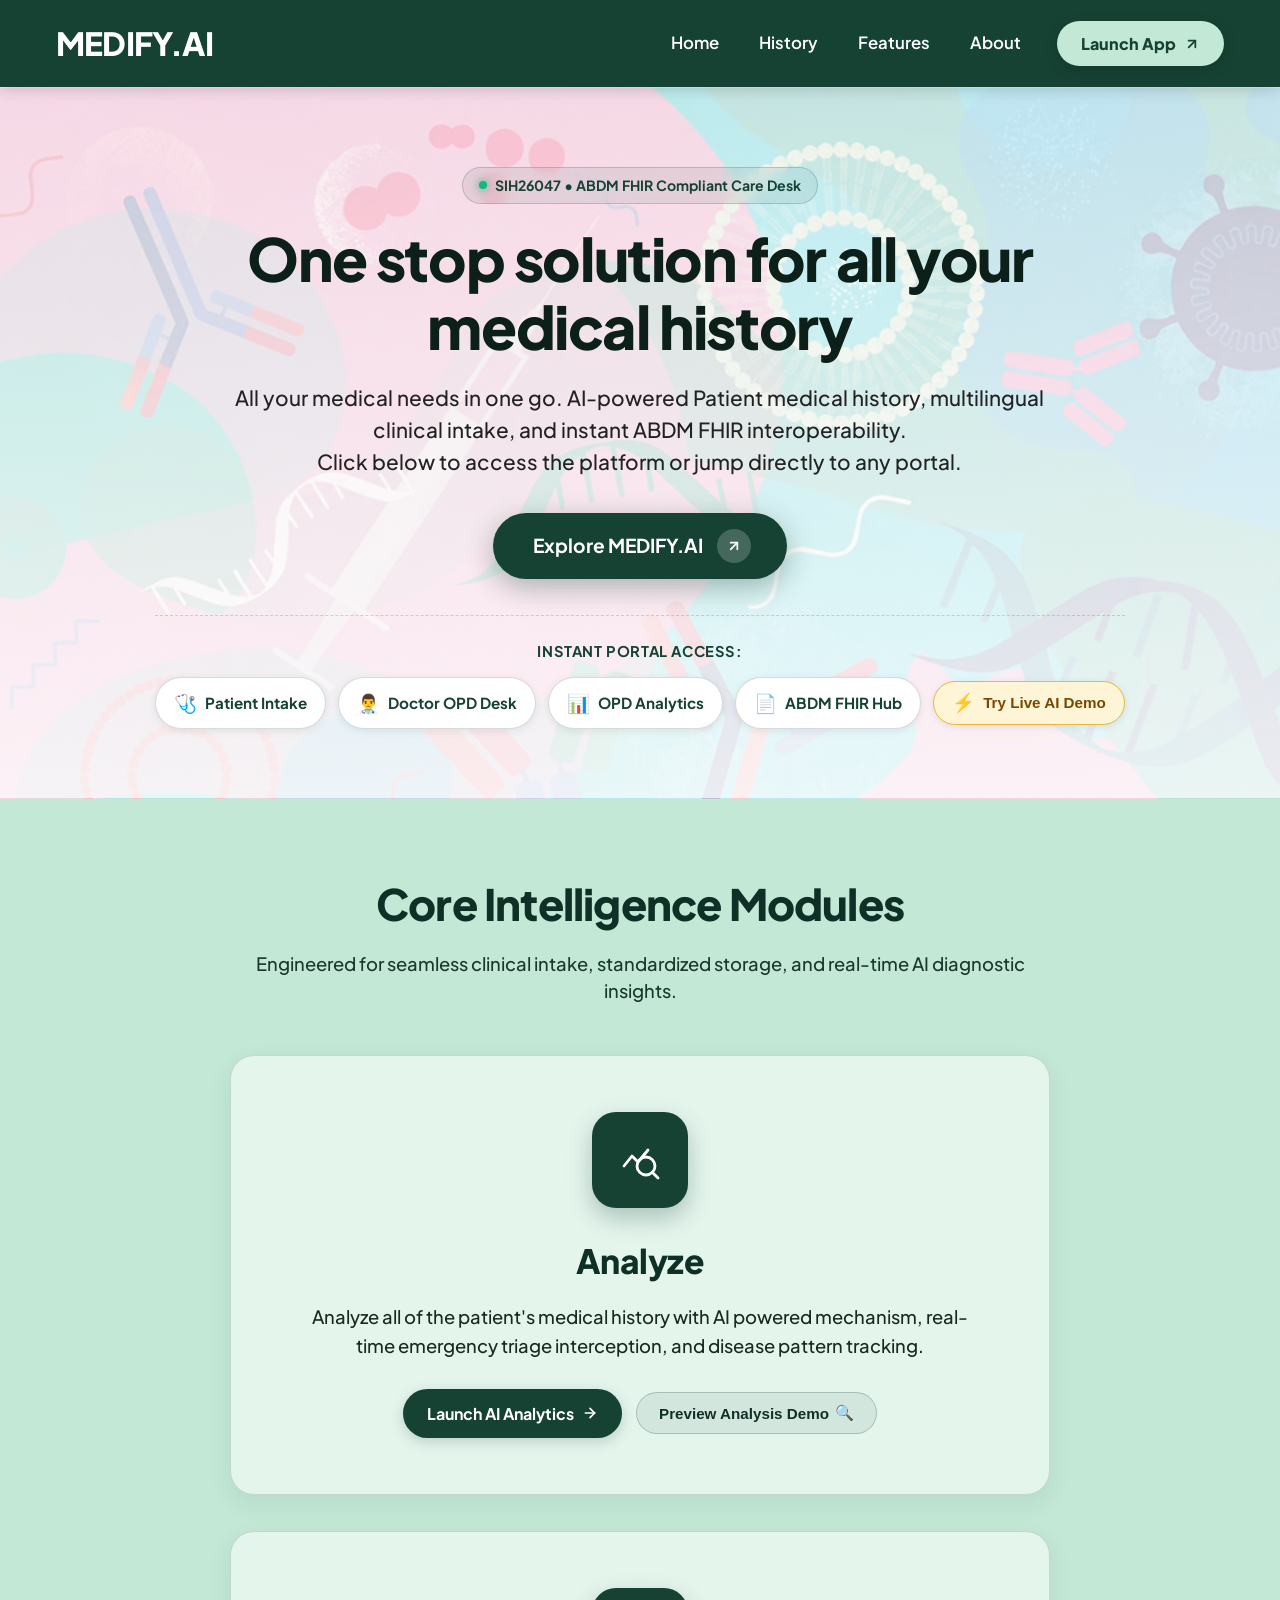
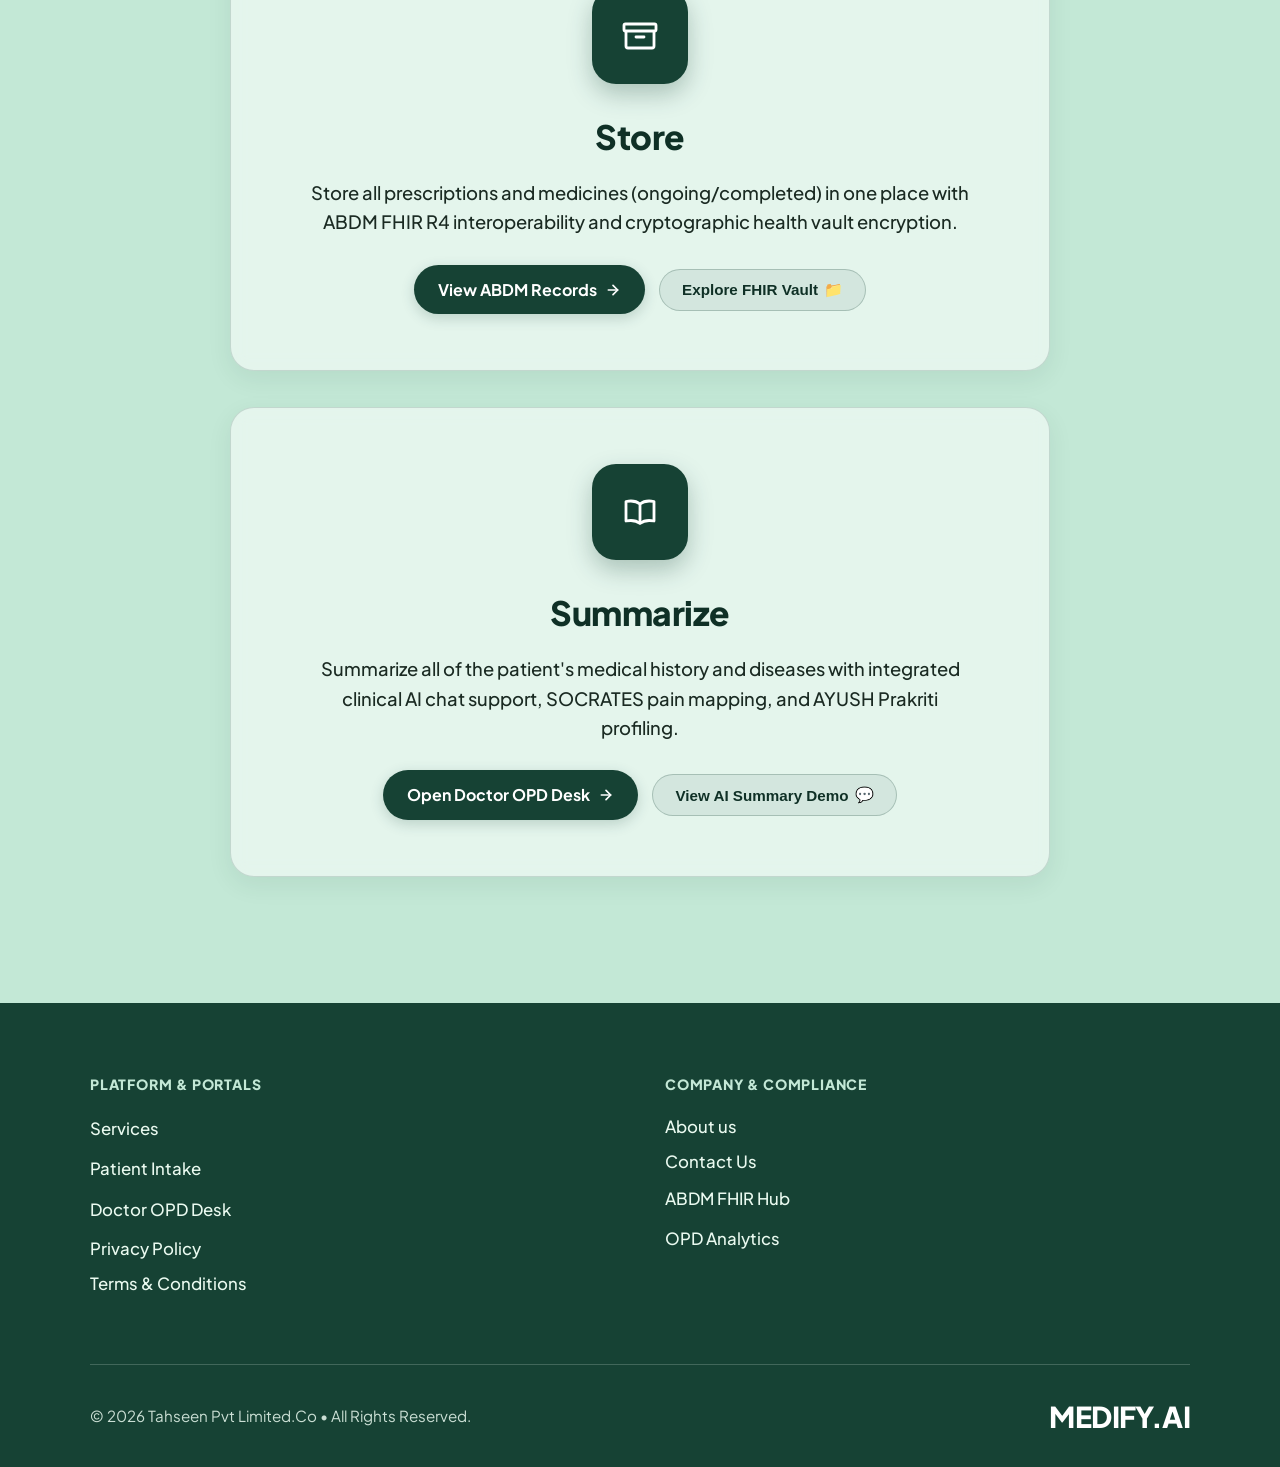
<file: frontend/index.html>
<!DOCTYPE html>
<html lang="en">
<head>
  <meta charset="UTF-8">
  <meta name="viewport" content="width=device-width, initial-scale=1.0">
  <title>Medify.AI - AI Powered Patient Medical History & Clinical Intake</title>
  <meta name="description" content="One stop solution for all your medical history. AI powered patient medical history, prescriptions storage, ABDM FHIR records, and clinical analysis.">
  <link rel="preconnect" href="https://fonts.googleapis.com">
  <link rel="preconnect" href="https://fonts.gstatic.com" crossorigin>
  <link href="https://fonts.googleapis.com/css2?family=Plus+Jakarta+Sans:wght@400;500;600;700;800;900&family=Fira+Code:wght@400;500&display=swap" rel="stylesheet">
  <link rel="stylesheet" href="style.css">
</head>
<body>

  <!-- ========================================================================= -->
  <!-- NAVBAR -->
  <!-- ========================================================================= -->
  <header class="navbar" id="siteNavbar">
    <a href="index.html" class="logo" id="navLogo" aria-label="Medify.AI Home">MEDIFY.AI</a>
    <nav class="nav-links" id="navLinks">
      <a href="index.html" class="nav-link-item" id="navHome">Home</a>
      <a href="app.html?role=doctor" class="nav-link-item" id="navHistory" title="View Patient Medical History & OPD Records">History</a>
      <a href="#features" class="nav-link-item" id="navFeatures">Features</a>
      <a href="#about" class="nav-link-item" id="navAbout">About</a>
      <a href="app.html" class="nav-cta-btn" id="navLaunchAppBtn" title="Launch Medify.AI Clinical Platform">
        <span>Launch App</span>
        <span class="nav-arrow" aria-hidden="true">
          <svg viewBox="0 0 24 24" width="16" height="16" fill="none" stroke="currentColor" stroke-width="2.6" stroke-linecap="round" stroke-linejoin="round"><line x1="7" y1="17" x2="17" y2="7"></line><polyline points="7 7 17 7 17 17"></polyline></svg>
        </span>
      </a>
    </nav>
    <button class="menu-btn" id="menuToggleBtn" aria-label="Open mobile menu" aria-expanded="false" aria-controls="navLinks">
      <span></span>
      <span></span>
      <span></span>
    </button>
  </header>

  <!-- ========================================================================= -->
  <!-- HERO SECTION -->
  <!-- ========================================================================= -->
  <section class="hero" id="hero">
    <div class="hero-content">
      <div class="hero-badge">
        <span class="badge-dot"></span>
        <span>SIH26047 &bull; ABDM FHIR Compliant Care Desk</span>
      </div>

      <h1>One stop solution for all your<br>medical history</h1>
      <p>All your medical needs in one go. AI-powered Patient medical history, multilingual clinical intake, and instant ABDM FHIR interoperability.<br>Click below to access the platform or jump directly to any portal.</p>
      
      <div class="hero-actions-wrapper">
        <a href="app.html" class="hero-btn" id="heroCtaBtn" title="Launch Full Medify.AI Application">
          <span>Explore MEDIFY.AI</span>
          <span class="hero-arrow-circle" aria-hidden="true">
            <svg viewBox="0 0 24 24" width="16" height="16" fill="none" stroke="currentColor" stroke-width="2.6" stroke-linecap="round" stroke-linejoin="round"><line x1="7" y1="17" x2="17" y2="7"></line><polyline points="7 7 17 7 17 17"></polyline></svg>
          </span>
        </a>
      </div>

      <!-- Quick Access Portal Launchers -->
      <div class="hero-portals">
        <span class="portals-label">Instant Portal Access:</span>
        <div class="portal-pills-grid">
          <a href="app.html?role=kiosk" class="portal-pill" id="pillKiosk" title="Launch Patient Intake Kiosk">
            <span class="pill-emoji">🩺</span>
            <span class="pill-text">Patient Intake</span>
          </a>
          <a href="app.html?role=doctor" class="portal-pill" id="pillDoctor" title="Launch Doctor OPD Desk">
            <span class="pill-emoji">👨‍⚕️</span>
            <span class="pill-text">Doctor OPD Desk</span>
          </a>
          <a href="app.html?role=analytics" class="portal-pill" id="pillAnalytics" title="Launch OPD Analytics">
            <span class="pill-emoji">📊</span>
            <span class="pill-text">OPD Analytics</span>
          </a>
          <a href="app.html?role=fhir" class="portal-pill" id="pillFhir" title="Launch ABDM FHIR Hub">
            <span class="pill-emoji">📄</span>
            <span class="pill-text">ABDM FHIR Hub</span>
          </a>
          <button type="button" class="portal-pill pill-demo" id="pillLiveDemo" title="Try Live AI Symptom Simulator">
            <span class="pill-emoji">⚡</span>
            <span class="pill-text">Try Live AI Demo</span>
          </button>
        </div>
      </div>
    </div>
  </section>

  <!-- ========================================================================= -->
  <!-- FEATURES SECTION -->
  <!-- ========================================================================= -->
  <section class="features" id="features">
    <div class="features-header">
      <h2 class="section-title">Core Intelligence Modules</h2>
      <p class="section-subtitle">Engineered for seamless clinical intake, standardized storage, and real-time AI diagnostic insights.</p>
    </div>

    <!-- Feature 1: Analyze -->
    <div class="feature-row" id="featureAnalyze">
      <div class="feature-icon" aria-hidden="true">
        <svg viewBox="0 0 48 48" fill="none" xmlns="http://www.w3.org/2000/svg">
          <path d="M8 30 L16 20 L22 26 L32 14" stroke="#ffffff" stroke-width="2.8" stroke-linecap="round" stroke-linejoin="round"/>
          <circle cx="30" cy="30" r="9" stroke="#ffffff" stroke-width="2.8"/>
          <line x1="36.5" y1="36.5" x2="42" y2="42" stroke="#ffffff" stroke-width="2.8" stroke-linecap="round"/>
        </svg>
      </div>
      <h2>Analyze</h2>
      <p>Analyze all of the patient's medical history with AI powered mechanism, real-time emergency triage interception, and disease pattern tracking.</p>
      
      <div class="feature-buttons-group">
        <a href="app.html?role=analytics" class="feature-action-btn" id="btnFeatureAnalyzeApp" title="Open OPD Analytics Portal">
          <span>Launch AI Analytics</span>
          <svg viewBox="0 0 24 24" width="16" height="16" fill="none" stroke="currentColor" stroke-width="2.5" stroke-linecap="round" stroke-linejoin="round"><line x1="5" y1="12" x2="19" y2="12"></line><polyline points="12 5 19 12 12 19"></polyline></svg>
        </a>
        <button type="button" class="feature-demo-btn" id="btnFeatureAnalyzeDemo" data-feature="analyze" title="Preview AI Analytics & Triage Demo">
          <span>Preview Analysis Demo</span>
          <span class="btn-subicon">🔍</span>
        </button>
      </div>
    </div>

    <!-- Feature 2: Store -->
    <div class="feature-row" id="featureStore">
      <div class="feature-icon" aria-hidden="true">
        <svg viewBox="0 0 48 48" fill="none" xmlns="http://www.w3.org/2000/svg">
          <rect x="8" y="12" width="32" height="7" rx="1.5" stroke="#ffffff" stroke-width="2.8" stroke-linejoin="round"/>
          <path d="M10 19 L10 34 A2 2 0 0 0 12 36 L36 36 A2 2 0 0 0 38 34 L38 19" stroke="#ffffff" stroke-width="2.8" stroke-linejoin="round"/>
          <line x1="20" y1="25" x2="28" y2="25" stroke="#ffffff" stroke-width="2.8" stroke-linecap="round"/>
        </svg>
      </div>
      <h2>Store</h2>
      <p>Store all prescriptions and medicines (ongoing/completed) in one place with ABDM FHIR R4 interoperability and cryptographic health vault encryption.</p>
      
      <div class="feature-buttons-group">
        <a href="app.html?role=fhir" class="feature-action-btn" id="btnFeatureStoreApp" title="Open ABDM FHIR Records Hub">
          <span>View ABDM Records</span>
          <svg viewBox="0 0 24 24" width="16" height="16" fill="none" stroke="currentColor" stroke-width="2.5" stroke-linecap="round" stroke-linejoin="round"><line x1="5" y1="12" x2="19" y2="12"></line><polyline points="12 5 19 12 12 19"></polyline></svg>
        </a>
        <button type="button" class="feature-demo-btn" id="btnFeatureStoreDemo" data-feature="store" title="Explore ABDM FHIR Payload Storage">
          <span>Explore FHIR Vault</span>
          <span class="btn-subicon">📁</span>
        </button>
      </div>
    </div>

    <!-- Feature 3: Summarize -->
    <div class="feature-row" id="featureSummarize">
      <div class="feature-icon" aria-hidden="true">
        <svg viewBox="0 0 48 48" fill="none" xmlns="http://www.w3.org/2000/svg">
          <path d="M24 16 C21 13.5 15 12.5 10 13.5 L10 33 C15 32 21 33 24 35.5 C27 33 33 32 38 33 L38 13.5 C33 12.5 27 13.5 24 16 Z" stroke="#ffffff" stroke-width="2.8" stroke-linejoin="round"/>
          <line x1="24" y1="16" x2="24" y2="35.5" stroke="#ffffff" stroke-width="2.8"/>
        </svg>
      </div>
      <h2>Summarize</h2>
      <p>Summarize all of the patient's medical history and diseases with integrated clinical AI chat support, SOCRATES pain mapping, and AYUSH Prakriti profiling.</p>
      
      <div class="feature-buttons-group">
        <a href="app.html?role=doctor" class="feature-action-btn" id="btnFeatureSummarizeApp" title="Open Doctor OPD Clinical Desk">
          <span>Open Doctor OPD Desk</span>
          <svg viewBox="0 0 24 24" width="16" height="16" fill="none" stroke="currentColor" stroke-width="2.5" stroke-linecap="round" stroke-linejoin="round"><line x1="5" y1="12" x2="19" y2="12"></line><polyline points="12 5 19 12 12 19"></polyline></svg>
        </a>
        <button type="button" class="feature-demo-btn" id="btnFeatureSummarizeDemo" data-feature="summarize" title="Preview Doctor AI Summary & SOCRATES Chat">
          <span>View AI Summary Demo</span>
          <span class="btn-subicon">💬</span>
        </button>
      </div>
    </div>

  </section>

  <!-- ========================================================================= -->
  <!-- FOOTER -->
  <!-- ========================================================================= -->
  <footer class="site-footer" id="about">
    <div class="footer-links">
      <div class="footer-col">
        <h4 class="footer-col-title">Platform &amp; Portals</h4>
        <a href="#features" id="footerServicesLink">Services</a>
        <a href="app.html?role=kiosk" id="footerKioskLink">Patient Intake</a>
        <a href="app.html?role=doctor" id="footerDoctorLink">Doctor OPD Desk</a>
        <button type="button" class="footer-link-btn" id="footerPrivacyBtn" aria-label="Read Privacy Policy">Privacy Policy</button>
        <button type="button" class="footer-link-btn" id="footerTermsBtn" aria-label="Read Terms and Conditions">Terms &amp; Conditions</button>
      </div>
      <div class="footer-col">
        <h4 class="footer-col-title">Company &amp; Compliance</h4>
        <button type="button" class="footer-link-btn" id="footerAboutBtn" aria-label="About Medify.AI">About us</button>
        <button type="button" class="footer-link-btn" id="footerContactBtn" aria-label="Contact Medify.AI Team">Contact Us</button>
        <a href="app.html?role=fhir" id="footerFhirLink">ABDM FHIR Hub</a>
        <a href="app.html?role=analytics" id="footerAnalyticsLink">OPD Analytics</a>
      </div>
    </div>

    <div class="footer-bottom">
      <span class="footer-credit">&copy; 2026 Tahseen Pvt Limited.Co &bull; All Rights Reserved.</span>
      <span class="footer-logo">MEDIFY.AI</span>
    </div>
  </footer>

  <!-- ========================================================================= -->
  <!-- MODAL 1: PRIVACY POLICY (DPDP ACT 2023) -->
  <!-- ========================================================================= -->
  <div class="modal-backdrop" id="privacyModal" role="dialog" aria-modal="true" aria-labelledby="privacyModalTitle" hidden>
    <div class="modal-dialog">
      <div class="modal-header">
        <div class="modal-title-group">
          <span class="modal-icon">🛡️</span>
          <h3 id="privacyModalTitle">Privacy Policy &amp; Data Protection</h3>
        </div>
        <button type="button" class="modal-close-btn" data-close-modal aria-label="Close modal">&times;</button>
      </div>
      
      <div class="modal-body">
        <div class="modal-tags">
          <span class="tag-badge">DPDP Act 2023 Compliant</span>
          <span class="tag-badge">ABDM Milestone-M1/M2/M3</span>
          <span class="tag-badge">AES-256 GCM Encrypted</span>
        </div>

        <h4>1. Patient Data Sovereignty &amp; Consent</h4>
        <p>Medify.AI operates under strict patient-first consent models conforming to India's <strong>Digital Personal Data Protection (DPDP) Act 2023</strong> and the <strong>Ayushman Bharat Digital Mission (ABDM)</strong> framework. No protected health information (PHI) is shared without explicit digital authorization.</p>

        <h4>2. Zero Unencrypted Storage</h4>
        <p>All demographic data, chief complaints, SOCRATES symptom logs, and AYUSH Prakriti assessments are stored with client-side and server-side encryption. Clinical notes are accessible strictly by authorized OPD physicians.</p>

        <h4>3. ABHA Identity &amp; Health Locker Interoperability</h4>
        <p>When you link your 14-digit ABHA ID, records are encrypted using ABDM-compliant RSA public-key exchange protocols. Patients retain full rights to revoke consent, request record erasure, or transfer their clinical summaries to any ABDM-certified personal health record (PHR) app.</p>

        <h4>4. Data Protection Officer (DPO) Contact</h4>
        <p>For any queries regarding medical privacy, data rectification, or grievance redressal, contact our designated Data Protection Officer at: <a href="mailto:contact@tahseen.co" class="modal-inline-link">contact@tahseen.co</a>.</p>
      </div>

      <div class="modal-footer">
        <button type="button" class="btn-modal-primary" data-close-modal>I Understand &amp; Agree</button>
        <button type="button" class="btn-modal-secondary" data-close-modal>Close</button>
      </div>
    </div>
  </div>

  <!-- ========================================================================= -->
  <!-- MODAL 2: TERMS & CONDITIONS -->
  <!-- ========================================================================= -->
  <div class="modal-backdrop" id="termsModal" role="dialog" aria-modal="true" aria-labelledby="termsModalTitle" hidden>
    <div class="modal-dialog">
      <div class="modal-header">
        <div class="modal-title-group">
          <span class="modal-icon">⚖️</span>
          <h3 id="termsModalTitle">Terms of Service &amp; Clinical Disclaimer</h3>
        </div>
        <button type="button" class="modal-close-btn" data-close-modal aria-label="Close modal">&times;</button>
      </div>
      
      <div class="modal-body">
        <div class="modal-tags">
          <span class="tag-badge">Clinical Decision Support (CDSS)</span>
          <span class="tag-badge">Telemedicine Practice Guidelines 2020</span>
        </div>

        <h4>1. Clinical Decision Support Scope</h4>
        <p>Medify.AI is an AI-powered digital intake, clinical history summarization, and AYUSH triage platform. <strong>It assists registered medical practitioners (RMPs) and does NOT replace licensed physician judgment.</strong> Final diagnoses, prescriptions, and treatment plans must always be validated by an attending doctor.</p>

        <h4>2. Emergency Care &amp; Red-Flag Triage Protocol</h4>
        <p>If a patient presents with severe emergency symptoms (e.g., crushing chest pain, sudden unilateral numbness, severe breathing difficulty, profuse hemorrhaging), our automated triage triggers a Red-Flag alert. In such cases, patients must immediately report to an in-person emergency department (ED/Casualty).</p>

        <h4>3. Permitted Usage</h4>
        <p>By accessing Medify.AI, healthcare providers agree to use the software in compliance with the NMC Act, Ayush Code of Ethics, and National Health Authority standards.</p>
      </div>

      <div class="modal-footer">
        <button type="button" class="btn-modal-primary" data-close-modal>Accept &amp; Acknowledge</button>
        <button type="button" class="btn-modal-secondary" data-close-modal>Close</button>
      </div>
    </div>
  </div>

  <!-- ========================================================================= -->
  <!-- MODAL 3: ABOUT MEDIFY.AI -->
  <!-- ========================================================================= -->
  <div class="modal-backdrop" id="aboutModal" role="dialog" aria-modal="true" aria-labelledby="aboutModalTitle" hidden>
    <div class="modal-dialog">
      <div class="modal-header">
        <div class="modal-title-group">
          <span class="modal-icon">🏥</span>
          <h3 id="aboutModalTitle">About Medify.AI</h3>
        </div>
        <button type="button" class="modal-close-btn" data-close-modal aria-label="Close modal">&times;</button>
      </div>
      
      <div class="modal-body">
        <div class="modal-tags">
          <span class="tag-badge">SIH26047 Innovation</span>
          <span class="tag-badge">Tahseen Pvt Limited.Co</span>
          <span class="tag-badge">8 Indian Languages</span>
        </div>

        <h4>Revolutionizing Healthcare Case-Taking</h4>
        <p><strong>Medify.AI</strong> was engineered to solve high OPD wait-times and fragmented patient case-taking across Indian clinical environments. By pairing multilingual speech recognition with clinical SOCRATES dialogue analysis and AYUSH Prakriti profiling, Medify.AI condenses 15-minute intake workflows into under 2 minutes.</p>

        <h4>Key Platform Capabilities:</h4>
        <ul class="modal-feature-list">
          <li><strong>Multilingual Voice Intake:</strong> Real-time voice transcription in Hindi, Marathi, Tamil, Telugu, Bengali, Gujarati, Kannada, and English.</li>
          <li><strong>Standardized SOCRATES History:</strong> Systematic mapping of Site, Onset, Character, Radiation, Associations, Time, Exacerbating factors, and Severity.</li>
          <li><strong>Integrated AYUSH Pariksha:</strong> Deep dual assessment of Ayurvedic Prakriti (Vata, Pitta, Kapha) alongside allopathic clinical triage.</li>
          <li><strong>Native ABDM FHIR R4 Bundle Generator:</strong> Automated creation of standard HL7/FHIR Encounter, Condition, and DiagnosticReport bundles.</li>
        </ul>
      </div>

      <div class="modal-footer">
        <a href="app.html" class="btn-modal-primary">Launch Full Platform &rarr;</a>
        <button type="button" class="btn-modal-secondary" data-close-modal>Close</button>
      </div>
    </div>
  </div>

  <!-- ========================================================================= -->
  <!-- MODAL 4: CONTACT US & SUPPORT -->
  <!-- ========================================================================= -->
  <div class="modal-backdrop" id="contactModal" role="dialog" aria-modal="true" aria-labelledby="contactModalTitle" hidden>
    <div class="modal-dialog">
      <div class="modal-header">
        <div class="modal-title-group">
          <span class="modal-icon">✉️</span>
          <h3 id="contactModalTitle">Contact Medify.AI Support</h3>
        </div>
        <button type="button" class="modal-close-btn" data-close-modal aria-label="Close modal">&times;</button>
      </div>
      
      <div class="modal-body">
        <!-- 1-Click Copy Support Email -->
        <div class="contact-email-card">
          <div>
            <div class="contact-label">Official Support &amp; Integration Email:</div>
            <div class="contact-email-val" id="supportEmailText">contact@tahseen.co</div>
          </div>
          <button type="button" class="btn-copy-email" id="btnCopyEmail" title="Copy email to clipboard">
            <span id="copyEmailIcon">📋</span>
            <span id="copyEmailLabel">Copy Email</span>
          </button>
        </div>

        <!-- Interactive Contact Form -->
        <form class="contact-form" id="contactForm">
          <div class="form-row">
            <div class="form-group">
              <label for="contactName">Your Name <span class="req">*</span></label>
              <input type="text" id="contactName" class="form-input" placeholder="e.g. Dr. Rajesh Sharma" required>
            </div>
            <div class="form-group">
              <label for="contactEmail">Your Email <span class="req">*</span></label>
              <input type="email" id="contactEmail" class="form-input" placeholder="e.g. rajesh@hospital.org" required>
            </div>
          </div>

          <div class="form-group">
            <label for="contactSubject">Inquiry Category</label>
            <select id="contactSubject" class="form-input">
              <option value="Hospital & OPD Integration">Hospital &amp; OPD Integration</option>
              <option value="ABDM FHIR Hub Support">ABDM FHIR Hub Support</option>
              <option value="Feature Request / Feedback">Feature Request / Feedback</option>
              <option value="Technical Bug Report">Technical Bug Report</option>
              <option value="General Inquiry">General Inquiry</option>
            </select>
          </div>

          <div class="form-group">
            <label for="contactMessage">Message <span class="req">*</span></label>
            <textarea id="contactMessage" class="form-input form-textarea" rows="4" placeholder="Tell us how we can assist you..." required></textarea>
          </div>

          <div class="form-actions">
            <button type="submit" class="btn-modal-primary" id="btnSendContact">
              <span>Send Message</span>
              <span class="btn-subicon">🚀</span>
            </button>
            <a href="mailto:contact@tahseen.co" class="btn-modal-secondary" id="btnNativeMailto" title="Open native email client">Open in Email App</a>
          </div>
        </form>
      </div>
    </div>
  </div>

  <!-- ========================================================================= -->
  <!-- MODAL 5: INTERACTIVE LIVE AI DEMO SIMULATOR -->
  <!-- ========================================================================= -->
  <div class="modal-backdrop" id="demoModal" role="dialog" aria-modal="true" aria-labelledby="demoModalTitle" hidden>
    <div class="modal-dialog modal-dialog-lg">
      <div class="modal-header">
        <div class="modal-title-group">
          <span class="modal-icon">⚡</span>
          <h3 id="demoModalTitle">Interactive Live AI Feature Simulator</h3>
        </div>
        <button type="button" class="modal-close-btn" data-close-modal aria-label="Close modal">&times;</button>
      </div>
      
      <div class="modal-body">
        <p class="demo-instructions">Select a clinical case scenario below to simulate instant real-time AI triage, SOCRATES pain analysis, Ayush profiling, and ABDM FHIR generation:</p>
        
        <!-- Scenario Selector Pills -->
        <div class="demo-scenarios">
          <button type="button" class="scenario-btn active" data-scenario="chest_pain">
            <span>🚨 Chest Pain (Emergency Triage)</span>
          </button>
          <button type="button" class="scenario-btn" data-scenario="gerd_acidity">
            <span>🔥 Acid Reflux &amp; Gastric Burning (Pitta)</span>
          </button>
          <button type="button" class="scenario-btn" data-scenario="joint_stiffness">
            <span>🦴 Knee Joint Pain &amp; Stiffness (Vata)</span>
          </button>
        </div>

        <!-- Live Output Preview Grid -->
        <div class="demo-output-card" id="demoOutputContainer">
          <!-- Dynamic Content Rendered by JS -->
        </div>
      </div>

      <div class="modal-footer">
        <a href="app.html" class="btn-modal-primary" id="demoLaunchAppBtn">Launch Full Platform &rarr;</a>
        <button type="button" class="btn-modal-secondary" data-close-modal>Close</button>
      </div>
    </div>
  </div>

  <!-- ========================================================================= -->
  <!-- FLOATING SCROLL-TO-TOP BUTTON -->
  <!-- ========================================================================= -->
  <button type="button" class="back-to-top-btn" id="backToTopBtn" aria-label="Scroll to top of page" title="Back to top">
    <svg viewBox="0 0 24 24" width="20" height="20" fill="none" stroke="currentColor" stroke-width="2.6" stroke-linecap="round" stroke-linejoin="round">
      <line x1="12" y1="19" x2="12" y2="5"></line>
      <polyline points="5 12 12 5 19 12"></polyline>
    </svg>
  </button>

  <!-- Toast Notification Container -->
  <div class="toast-container" id="toastContainer" aria-live="polite" aria-atomic="true"></div>

  <!-- ========================================================================= -->
  <!-- CLIENT-SIDE INTERACTIVITY SCRIPT -->
  <!-- ========================================================================= -->
  <script>
    // 1. Mobile Navigation Toggle
    const menuBtn = document.getElementById('menuToggleBtn');
    const navLinks = document.getElementById('navLinks');

    if (menuBtn && navLinks) {
      menuBtn.addEventListener('click', () => {
        const isExpanded = menuBtn.getAttribute('aria-expanded') === 'true';
        menuBtn.setAttribute('aria-expanded', !isExpanded);
        menuBtn.classList.toggle('active');
        navLinks.classList.toggle('active');
      });

      // Close menu on link click
      navLinks.querySelectorAll('a').forEach(link => {
        link.addEventListener('click', () => {
          menuBtn.classList.remove('active');
          navLinks.classList.remove('active');
          menuBtn.setAttribute('aria-expanded', 'false');
        });
      });
    }

    // 2. Toast Notification Helper
    function showToast(message, type = 'info') {
      const container = document.getElementById('toastContainer');
      if (!container) return;

      const toast = document.createElement('div');
      toast.className = `toast-item toast-${type}`;
      
      const icons = {
        success: '✅',
        error: '⚠️',
        info: 'ℹ️'
      };

      toast.innerHTML = `
        <span class="toast-icon">${icons[type] || 'ℹ️'}</span>
        <span class="toast-msg">${message}</span>
      `;

      container.appendChild(toast);

      setTimeout(() => {
        toast.classList.add('toast-fadeout');
        setTimeout(() => toast.remove(), 300);
      }, 3500);
    }

    // 3. Modal Manager (Open / Close / Escape Key / Backdrop Click)
    function openModal(modalId) {
      const modal = document.getElementById(modalId);
      if (!modal) return;
      modal.removeAttribute('hidden');
      modal.classList.add('active');
      document.body.style.overflow = 'hidden';

      // Focus first actionable element inside modal
      const focusable = modal.querySelector('button, [href], input, select, textarea, [tabindex]:not([tabindex="-1"])');
      if (focusable) focusable.focus();
    }

    function closeModal(modal) {
      if (!modal) return;
      modal.classList.remove('active');
      modal.setAttribute('hidden', '');
      document.body.style.overflow = '';
    }

    // Wire up all close buttons & backdrop click
    document.querySelectorAll('.modal-backdrop').forEach(modal => {
      modal.addEventListener('click', (e) => {
        if (e.target === modal || e.target.closest('[data-close-modal]')) {
          closeModal(modal);
        }
      });
    });

    // Escape Key Listener
    document.addEventListener('keydown', (e) => {
      if (e.key === 'Escape') {
        document.querySelectorAll('.modal-backdrop.active').forEach(modal => {
          closeModal(modal);
        });
      }
    });

    // 4. Modal Triggers
    const btnPrivacy = document.getElementById('footerPrivacyBtn');
    if (btnPrivacy) btnPrivacy.addEventListener('click', () => openModal('privacyModal'));

    const btnTerms = document.getElementById('footerTermsBtn');
    if (btnTerms) btnTerms.addEventListener('click', () => openModal('termsModal'));

    const btnAbout = document.getElementById('footerAboutBtn');
    if (btnAbout) btnAbout.addEventListener('click', () => openModal('aboutModal'));

    const btnContact = document.getElementById('footerContactBtn');
    if (btnContact) btnContact.addEventListener('click', () => openModal('contactModal'));

    // 5. Copy Email Action
    const btnCopyEmail = document.getElementById('btnCopyEmail');
    if (btnCopyEmail) {
      btnCopyEmail.addEventListener('click', async () => {
        const email = 'contact@tahseen.co';
        try {
          if (navigator.clipboard && window.isSecureContext) {
            await navigator.clipboard.writeText(email);
          } else {
            // Fallback for non-https/older browsers
            const textArea = document.createElement("textarea");
            textArea.value = email;
            textArea.style.position = "fixed";
            textArea.style.left = "-9999px";
            document.body.appendChild(textArea);
            textArea.focus();
            textArea.select();
            document.execCommand('copy');
            document.body.removeChild(textArea);
          }
          const label = document.getElementById('copyEmailLabel');
          const icon = document.getElementById('copyEmailIcon');
          if (label) label.textContent = 'Copied!';
          if (icon) icon.textContent = '✅';
          showToast('Email address copied to clipboard (contact@tahseen.co)', 'success');
          
          setTimeout(() => {
            if (label) label.textContent = 'Copy Email';
            if (icon) icon.textContent = '📋';
          }, 3000);
        } catch (err) {
          showToast('Email: contact@tahseen.co', 'info');
        }
      });
    }

    // 6. Contact Form Submission Simulation
    const contactForm = document.getElementById('contactForm');
    if (contactForm) {
      contactForm.addEventListener('submit', (e) => {
        e.preventDefault();
        const name = document.getElementById('contactName').value.trim();
        const email = document.getElementById('contactEmail').value.trim();
        const subject = document.getElementById('contactSubject').value;
        const msg = document.getElementById('contactMessage').value.trim();

        if (!name || !email || !msg) {
          showToast('Please fill out all required fields.', 'error');
          return;
        }

        const btnSend = document.getElementById('btnSendContact');
        btnSend.disabled = true;
        btnSend.innerHTML = `<span>Sending...</span> <span class="btn-subicon">⏳</span>`;

        setTimeout(() => {
          btnSend.disabled = false;
          btnSend.innerHTML = `<span>Send Message</span> <span class="btn-subicon">🚀</span>`;
          showToast(`Thank you, ${name}! Your inquiry regarding "${subject}" has been received.`, 'success');
          contactForm.reset();
          closeModal(document.getElementById('contactModal'));
        }, 800);
      });
    }

    // 7. Live Interactive AI Demo Simulator
    const demoScenarios = {
      chest_pain: {
        title: "🚨 Severe Retrosternal Chest Pain (Emergency Triage Intercepted)",
        triageStatus: "CRITICAL RED-FLAG (Immediate Doctor Attention Required)",
        triageClass: "triage-critical",
        socrates: {
          site: "Retrosternal (Substernal Chest)",
          onset: "Sudden onset, 45 minutes duration",
          character: "Crushing, heavy pressure (like a weight on chest)",
          radiation: "Radiating to left arm, jaw, and interscapular region",
          associations: "Diaphoresis (cold sweats), nausea, shortness of breath",
          timing: "Continuous, non-remitting",
          exacerbating: "Worse on physical exertion",
          severity: "9 / 10 Intensity"
        },
        ayushPrakriti: "Severe Pitta-Vata aggravated state (Uras Kshata / Hridroga lakshana)",
        fhirBundle: {
          resourceType: "Bundle",
          type: "document",
          id: "bundle-aiims-crit-0914",
          entry: [
            { resource: { resourceType: "Encounter", status: "in-progress", class: "EMER" } },
            { resource: { resourceType: "Condition", code: { text: "Acute Coronary Syndrome / Angina Pectoris" }, severity: "Critical" } }
          ]
        },
        targetRole: "doctor"
      },
      gerd_acidity: {
        title: "🔥 Burning Epigastric Pain & Acid Reflux (Amlapitta)",
        triageStatus: "ROUTINE OPD TRIAGE (Stable)",
        triageClass: "triage-routine",
        socrates: {
          site: "Epigastrium & Retrosternal retro-esophageal tract",
          onset: "Gradual, recurrent over 3 weeks",
          character: "Burning sensation (Daha)",
          radiation: "Ascending into throat with sour eructations (Tikta Amlodgara)",
          associations: "Nausea after spicy food, disturbed sleep",
          timing: "Peaks 30-45 mins post-meals and nocturnal recumbency",
          exacerbating: "Oily/spicy food, skipped meals, stress",
          severity: "5 / 10 Intensity"
        },
        ayushPrakriti: "Prakriti: Pitta-Pradhana (Amlapitta / Vidagdha Ajirna)",
        fhirBundle: {
          resourceType: "Bundle",
          type: "document",
          id: "bundle-aiims-opd-2088",
          entry: [
            { resource: { resourceType: "Condition", code: { text: "Gastroesophageal Reflux Disease (GERD) / K21.9" } } }
          ]
        },
        targetRole: "kiosk"
      },
      joint_stiffness: {
        title: "🦴 Bilateral Knee Joint Stiffness & Crepitus (Sandhigata Vata)",
        triageStatus: "PRIORITY CHRONIC OPD TRIAGE",
        triageClass: "triage-priority",
        socrates: {
          site: "Bilateral Knees (Janu Sandhi), Left > Right",
          onset: "Insidious onset over 6 months",
          character: "Dull aching pain with cracking sounds on flexion",
          radiation: "Localized around joint capsule and patella",
          associations: "Morning stiffness lasting < 30 minutes, difficulty climbing stairs",
          timing: "Worse in the morning and after prolonged sitting",
          exacerbating: "Cold weather, stair climbing, squatting",
          severity: "6 / 10 Intensity"
        },
        ayushPrakriti: "Prakriti: Vata-Kapha (Sandhigata Vata / Osteoarthritis M17.9)",
        fhirBundle: {
          resourceType: "Bundle",
          type: "document",
          id: "bundle-aiims-opd-3142",
          entry: [
            { resource: { resourceType: "Condition", code: { text: "Primary Osteoarthritis of Knee / M17.0" } } }
          ]
        },
        targetRole: "fhir"
      }
    };

    function renderDemoScenario(scenarioKey) {
      const data = demoScenarios[scenarioKey];
      const container = document.getElementById('demoOutputContainer');
      const launchBtn = document.getElementById('demoLaunchAppBtn');
      if (!data || !container) return;

      if (launchBtn) {
        launchBtn.href = `app.html?role=${data.targetRole}`;
        launchBtn.innerHTML = `Launch in ${data.targetRole.toUpperCase()} Portal &rarr;`;
      }

      container.innerHTML = `
        <div class="demo-result-header">
          <h4>${data.title}</h4>
          <span class="triage-badge ${data.triageClass}">${data.triageStatus}</span>
        </div>

        <div class="demo-grid">
          <div class="demo-col">
            <h5 class="demo-col-heading">📋 SOCRATES Structured Pain Profile</h5>
            <ul class="socrates-list">
              <li><strong>Site:</strong> ${data.socrates.site}</li>
              <li><strong>Onset:</strong> ${data.socrates.onset}</li>
              <li><strong>Character:</strong> ${data.socrates.character}</li>
              <li><strong>Radiation:</strong> ${data.socrates.radiation}</li>
              <li><strong>Associations:</strong> ${data.socrates.associations}</li>
              <li><strong>Timing:</strong> ${data.socrates.timing}</li>
              <li><strong>Exacerbating:</strong> ${data.socrates.exacerbating}</li>
              <li><strong>Severity:</strong> <span class="sev-tag">${data.socrates.severity}</span></li>
            </ul>
          </div>

          <div class="demo-col">
            <h5 class="demo-col-heading">🌿 AYUSH Prakriti &amp; ABDM FHIR</h5>
            <div class="ayush-box">
              <strong>AYUSH Diagnostic Correlation:</strong>
              <p>${data.ayushPrakriti}</p>
            </div>
            
            <div class="fhir-box">
              <div class="fhir-box-title">Generated ABDM FHIR R4 Preview:</div>
              <pre class="fhir-code-preview"><code>${JSON.stringify(data.fhirBundle, null, 2)}</code></pre>
            </div>
          </div>
        </div>
      `;
    }

    // Initialize Demo Scenario Buttons
    document.querySelectorAll('.scenario-btn').forEach(btn => {
      btn.addEventListener('click', () => {
        document.querySelectorAll('.scenario-btn').forEach(b => b.classList.remove('active'));
        btn.classList.add('active');
        const scenario = btn.getAttribute('data-scenario');
        renderDemoScenario(scenario);
      });
    });

    // Wire up feature demo buttons on feature cards and hero pill
    const heroLiveDemoBtn = document.getElementById('pillLiveDemo');
    if (heroLiveDemoBtn) {
      heroLiveDemoBtn.addEventListener('click', () => {
        openModal('demoModal');
        renderDemoScenario('chest_pain');
      });
    }

    document.querySelectorAll('.feature-demo-btn').forEach(btn => {
      btn.addEventListener('click', () => {
        const feature = btn.getAttribute('data-feature');
        openModal('demoModal');
        if (feature === 'analyze') renderDemoScenario('chest_pain');
        else if (feature === 'store') renderDemoScenario('joint_stiffness');
        else if (feature === 'summarize') renderDemoScenario('gerd_acidity');
      });
    });

    // Render initial scenario in demo modal
    renderDemoScenario('chest_pain');

    // 8. Floating Back To Top Button
    const backToTopBtn = document.getElementById('backToTopBtn');
    if (backToTopBtn) {
      window.addEventListener('scroll', () => {
        if (window.scrollY > 280) {
          backToTopBtn.classList.add('visible');
        } else {
          backToTopBtn.classList.remove('visible');
        }
      });

      backToTopBtn.addEventListener('click', () => {
        window.scrollTo({ top: 0, behavior: 'smooth' });
      });
    }
  </script>

</body>
</html>
</file>
<file: frontend/style.css>
/* ==========================================================================
   MEDIFY.AI - Modern Landing Page Stylesheet
   Theme: Deep Forest Emerald (#164234), Mint Jade (#c3e8d6), Charcoal (#111111)
   ========================================================================== */

:root {
  --primary: #164234;
  --primary-dark: #0f3026;
  --primary-light: #235c4a;
  --accent-mint: #c3e8d6;
  --accent-mint-hover: #b1ddc8;
  --accent-mint-subtle: #e8f7f0;
  --text-dark: #111111;
  --text-muted: #555555;
  --text-light: #eafaf0;
  --bg-white: #ffffff;
  --bg-card: #ffffff;
  --border-subtle: rgba(22, 66, 52, 0.15);
  --shadow-sm: 0 2px 8px rgba(0, 0, 0, 0.08);
  --shadow-md: 0 8px 24px rgba(22, 66, 52, 0.14);
  --shadow-lg: 0 16px 40px rgba(22, 66, 52, 0.22);
  --radius-sm: 8px;
  --radius-md: 14px;
  --radius-lg: 24px;
  --radius-full: 9999px;
  --transition: all 0.25s cubic-bezier(0.16, 1, 0.3, 1);
}

* {
  margin: 0;
  padding: 0;
  box-sizing: border-box;
}

html {
  scroll-behavior: smooth;
}

body {
  font-family: 'Plus Jakarta Sans', -apple-system, BlinkMacSystemFont, 'Segoe UI', Roboto, sans-serif;
  color: var(--text-dark);
  background-color: var(--bg-white);
  overflow-x: hidden;
  -webkit-font-smoothing: antialiased;
  -moz-osx-font-smoothing: grayscale;
  line-height: 1.6;
}

/* ---------- Navbar ---------- */

.navbar {
  display: flex;
  align-items: center;
  justify-content: space-between;
  background-color: var(--primary);
  padding: 18px 56px;
  position: sticky;
  top: 0;
  z-index: 1000;
  box-shadow: 0 2px 14px rgba(0, 0, 0, 0.18);
  transition: var(--transition);
}

.logo {
  font-size: 2rem;
  font-weight: 900;
  color: #ffffff;
  letter-spacing: -0.8px;
  text-decoration: none;
  display: flex;
  align-items: center;
  gap: 8px;
  transition: opacity 0.2s ease, transform 0.2s ease;
}

.logo:hover {
  opacity: 0.92;
  transform: translateY(-1px);
}

.nav-links {
  display: flex;
  align-items: center;
  gap: 32px;
}

.nav-link-item {
  color: #ffffff;
  text-decoration: none;
  font-size: 1.05rem;
  font-weight: 600;
  transition: opacity 0.2s ease, transform 0.2s ease, color 0.2s ease;
  padding: 6px 4px;
  position: relative;
}

.nav-link-item::after {
  content: '';
  position: absolute;
  bottom: 0;
  left: 50%;
  width: 0%;
  height: 2px;
  background: var(--accent-mint);
  transition: var(--transition);
  transform: translateX(-50%);
  border-radius: 2px;
}

.nav-link-item:hover {
  color: var(--accent-mint);
}

.nav-link-item:hover::after {
  width: 80%;
}

.nav-cta-btn {
  background-color: var(--accent-mint) !important;
  color: var(--primary) !important;
  font-weight: 800 !important;
  font-size: 1rem !important;
  padding: 10px 24px !important;
  border-radius: var(--radius-full);
  display: inline-flex !important;
  align-items: center;
  gap: 8px;
  text-decoration: none;
  box-shadow: 0 4px 14px rgba(0, 0, 0, 0.15);
  transition: transform 0.25s ease, box-shadow 0.25s ease, background-color 0.25s ease !important;
  border: none;
  cursor: pointer;
}

.nav-cta-btn:hover {
  background-color: #ffffff !important;
  color: var(--primary-dark) !important;
  transform: translateY(-2px) scale(1.02);
  box-shadow: 0 8px 20px rgba(0, 0, 0, 0.22);
}

.nav-arrow {
  display: inline-flex;
  align-items: center;
  justify-content: center;
  transition: transform 0.2s ease;
}

.nav-cta-btn:hover .nav-arrow {
  transform: translate(2px, -2px);
}

.menu-btn {
  display: none;
  flex-direction: column;
  justify-content: center;
  gap: 5px;
  background: rgba(255, 255, 255, 0.08);
  border: 1px solid rgba(255, 255, 255, 0.15);
  cursor: pointer;
  padding: 8px 10px;
  border-radius: 8px;
  transition: background 0.2s ease;
}

.menu-btn:hover {
  background: rgba(255, 255, 255, 0.2);
}

.menu-btn span {
  display: block;
  width: 24px;
  height: 2.5px;
  background-color: #ffffff;
  border-radius: 2px;
  transition: transform 0.3s ease, opacity 0.3s ease;
}

.menu-btn.active span:nth-child(1) {
  transform: translateY(7.5px) rotate(45deg);
}

.menu-btn.active span:nth-child(2) {
  opacity: 0;
}

.menu-btn.active span:nth-child(3) {
  transform: translateY(-7.5px) rotate(-45deg);
}

/* ---------- Hero Section ---------- */

.hero {
  position: relative;
  min-height: 640px;
  background-image: linear-gradient(180deg, rgba(255, 255, 255, 0.65) 0%, rgba(255, 255, 255, 0.88) 100%), url("assets/hero-bg.png");
  background-size: cover;
  background-position: center;
  background-repeat: no-repeat;
  display: flex;
  align-items: center;
  justify-content: center;
  text-align: center;
  padding: 80px 24px 70px;
}

.hero-content {
  position: relative;
  z-index: 2;
  max-width: 980px;
  animation: fadeIn 0.8s cubic-bezier(0.16, 1, 0.3, 1);
}

.hero-badge {
  display: inline-flex;
  align-items: center;
  gap: 8px;
  background: rgba(22, 66, 52, 0.08);
  border: 1px solid rgba(22, 66, 52, 0.2);
  color: var(--primary);
  font-size: 0.88rem;
  font-weight: 700;
  padding: 6px 16px;
  border-radius: var(--radius-full);
  margin-bottom: 20px;
  backdrop-filter: blur(8px);
}

.badge-dot {
  width: 8px;
  height: 8px;
  border-radius: 50%;
  background-color: #10b981;
  box-shadow: 0 0 8px #10b981;
  animation: pulseDot 2s infinite ease-in-out;
}

@keyframes pulseDot {
  0%, 100% { opacity: 1; transform: scale(1); }
  50% { opacity: 0.4; transform: scale(0.85); }
}

.hero-content h1 {
  font-size: clamp(2.3rem, 4.8vw, 3.7rem);
  font-weight: 900;
  line-height: 1.15;
  margin-bottom: 22px;
  letter-spacing: -1.4px;
  color: #0c2019;
}

.hero-content p {
  font-size: clamp(1.1rem, 2vw, 1.3rem);
  font-weight: 500;
  line-height: 1.55;
  margin-bottom: 34px;
  color: #222222;
  max-width: 840px;
  margin-left: auto;
  margin-right: auto;
}

.hero-actions-wrapper {
  margin-bottom: 36px;
}

.hero-btn {
  display: inline-flex;
  align-items: center;
  gap: 14px;
  background-color: var(--primary);
  color: #ffffff;
  font-weight: 700;
  font-size: 1.2rem;
  text-decoration: none;
  padding: 16px 36px 16px 40px;
  border-radius: var(--radius-full);
  box-shadow: 0 8px 28px rgba(22, 66, 52, 0.35);
  transition: var(--transition);
  cursor: pointer;
}

.hero-arrow-circle {
  width: 34px;
  height: 34px;
  border-radius: 50%;
  background: rgba(255, 255, 255, 0.2);
  display: inline-flex;
  align-items: center;
  justify-content: center;
  transition: transform 0.25s ease, background-color 0.25s ease;
}

.hero-btn:hover {
  background-color: var(--primary-dark);
  transform: translateY(-3px) scale(1.02);
  box-shadow: 0 12px 36px rgba(22, 66, 52, 0.45);
}

.hero-btn:hover .hero-arrow-circle {
  transform: translate(2px, -2px);
  background: rgba(255, 255, 255, 0.32);
}

.hero-btn:active {
  transform: translateY(-1px) scale(1.01);
}

/* Quick Access Portal Launchers */
.hero-portals {
  margin-top: 20px;
  padding-top: 24px;
  border-top: 1px dashed rgba(22, 66, 52, 0.2);
}

.portals-label {
  display: block;
  font-size: 0.92rem;
  font-weight: 700;
  color: var(--primary);
  text-transform: uppercase;
  letter-spacing: 0.6px;
  margin-bottom: 14px;
}

.portal-pills-grid {
  display: flex;
  flex-wrap: wrap;
  align-items: center;
  justify-content: center;
  gap: 12px;
}

.portal-pill {
  display: inline-flex;
  align-items: center;
  gap: 8px;
  background: #ffffff;
  color: var(--primary);
  border: 1.5px solid rgba(22, 66, 52, 0.18);
  padding: 10px 18px;
  border-radius: var(--radius-full);
  font-size: 0.95rem;
  font-weight: 700;
  text-decoration: none;
  box-shadow: var(--shadow-sm);
  transition: var(--transition);
  cursor: pointer;
}

.portal-pill .pill-emoji {
  font-size: 1.15rem;
}

.portal-pill:hover {
  background: var(--primary);
  color: #ffffff;
  border-color: var(--primary);
  transform: translateY(-2px);
  box-shadow: var(--shadow-md);
}

.portal-pill.pill-demo {
  background: #fdf5d6;
  border-color: #e5b93b;
  color: #784803;
}

.portal-pill.pill-demo:hover {
  background: #d97706;
  border-color: #d97706;
  color: #ffffff;
}

/* ---------- Features Section ---------- */

.features {
  background-color: var(--accent-mint);
  padding: 70px 24px 90px;
}

.features-header {
  text-align: center;
  max-width: 780px;
  margin: 0 auto 50px;
}

.section-title {
  font-size: clamp(2rem, 3.5vw, 2.7rem);
  font-weight: 900;
  color: var(--primary-dark);
  letter-spacing: -0.8px;
  margin-bottom: 12px;
}

.section-subtitle {
  font-size: 1.15rem;
  font-weight: 500;
  color: #1a382d;
  line-height: 1.5;
}

.feature-row {
  max-width: 820px;
  margin: 0 auto 36px;
  padding: 56px 40px;
  text-align: center;
  background: rgba(255, 255, 255, 0.55);
  border: 1px solid rgba(22, 66, 52, 0.16);
  border-radius: var(--radius-lg);
  box-shadow: 0 8px 24px rgba(22, 66, 52, 0.08);
  backdrop-filter: blur(8px);
  transition: var(--transition);
}

.feature-row:hover {
  background: #ffffff;
  transform: translateY(-4px);
  box-shadow: 0 16px 36px rgba(22, 66, 52, 0.16);
  border-color: rgba(22, 66, 52, 0.28);
}

.feature-icon {
  width: 96px;
  height: 96px;
  background-color: var(--primary);
  border-radius: 24px;
  display: flex;
  align-items: center;
  justify-content: center;
  margin: 0 auto 26px;
  box-shadow: 0 10px 24px rgba(22, 66, 52, 0.28);
  transition: transform 0.35s ease, box-shadow 0.35s ease;
}

.feature-row:hover .feature-icon {
  transform: scale(1.08) rotate(3deg);
  box-shadow: 0 14px 32px rgba(22, 66, 52, 0.38);
}

.feature-icon svg {
  width: 48px;
  height: 48px;
}

.feature-row h2 {
  font-size: 2.1rem;
  font-weight: 800;
  margin-bottom: 14px;
  color: var(--primary-dark);
  letter-spacing: -0.5px;
}

.feature-row p {
  font-size: 1.15rem;
  font-weight: 500;
  line-height: 1.6;
  color: #1a2a22;
  max-width: 660px;
  margin: 0 auto 28px;
}

.feature-buttons-group {
  display: flex;
  flex-wrap: wrap;
  align-items: center;
  justify-content: center;
  gap: 14px;
}

.feature-action-btn {
  display: inline-flex;
  align-items: center;
  gap: 8px;
  background-color: var(--primary);
  color: #ffffff;
  font-size: 1rem;
  font-weight: 700;
  text-decoration: none;
  padding: 12px 24px;
  border-radius: var(--radius-full);
  box-shadow: 0 4px 14px rgba(22, 66, 52, 0.2);
  transition: var(--transition);
  cursor: pointer;
  border: none;
}

.feature-action-btn:hover {
  background-color: var(--primary-dark);
  transform: translateY(-2px);
  box-shadow: 0 8px 22px rgba(22, 66, 52, 0.3);
}

.feature-action-btn svg {
  transition: transform 0.2s ease;
}

.feature-action-btn:hover svg {
  transform: translateX(3px);
}

.feature-demo-btn {
  display: inline-flex;
  align-items: center;
  gap: 6px;
  background: rgba(22, 66, 52, 0.08);
  color: var(--primary-dark);
  border: 1.5px solid rgba(22, 66, 52, 0.24);
  font-size: 0.95rem;
  font-weight: 700;
  padding: 11px 22px;
  border-radius: var(--radius-full);
  transition: var(--transition);
  cursor: pointer;
}

.feature-demo-btn:hover {
  background: #ffffff;
  border-color: var(--primary);
  color: var(--primary);
  transform: translateY(-2px);
  box-shadow: var(--shadow-sm);
}

/* ---------- Footer ---------- */

.site-footer {
  background-color: var(--primary);
  color: var(--text-light);
  padding: 70px 56px 0;
}

.footer-links {
  display: grid;
  grid-template-columns: repeat(auto-fit, minmax(240px, 1fr));
  gap: 50px;
  padding-bottom: 70px;
  max-width: 1100px;
  margin: 0 auto;
}

.footer-col {
  display: flex;
  flex-direction: column;
  gap: 14px;
}

.footer-col-title {
  font-size: 1.15rem;
  font-weight: 800;
  color: var(--accent-mint);
  letter-spacing: -0.2px;
  margin-bottom: 6px;
  text-transform: uppercase;
  font-size: 0.88rem;
  letter-spacing: 0.8px;
}

.footer-col a,
.footer-link-btn {
  color: var(--text-light);
  text-decoration: none;
  font-size: 1.05rem;
  font-weight: 500;
  background: none;
  border: none;
  padding: 0;
  text-align: left;
  cursor: pointer;
  font-family: inherit;
  transition: all 0.2s ease;
  display: inline-block;
}

.footer-col a:hover,
.footer-link-btn:hover {
  color: #ffffff;
  transform: translateX(4px);
}

.footer-bottom {
  display: flex;
  align-items: center;
  justify-content: space-between;
  border-top: 1px solid rgba(234, 250, 240, 0.2);
  padding: 28px 0;
  max-width: 1100px;
  margin: 0 auto;
}

.footer-credit {
  font-size: 0.95rem;
  opacity: 0.85;
}

.footer-logo {
  font-size: 1.8rem;
  font-weight: 900;
  color: #ffffff;
  letter-spacing: -0.6px;
}

/* ---------- Modals & Dialogs ---------- */

.modal-backdrop {
  position: fixed;
  top: 0;
  left: 0;
  right: 0;
  bottom: 0;
  background: rgba(10, 28, 22, 0.72);
  backdrop-filter: blur(6px);
  z-index: 2000;
  display: flex;
  align-items: center;
  justify-content: center;
  padding: 20px;
  opacity: 0;
  visibility: hidden;
  transition: opacity 0.25s ease, visibility 0.25s ease;
}

.modal-backdrop.active {
  opacity: 1;
  visibility: visible;
}

.modal-backdrop[hidden] {
  display: none;
}

.modal-dialog {
  background: #ffffff;
  border-radius: var(--radius-lg);
  max-width: 600px;
  width: 100%;
  max-height: 88vh;
  display: flex;
  flex-direction: column;
  box-shadow: 0 24px 60px rgba(0, 0, 0, 0.35);
  border: 1px solid rgba(22, 66, 52, 0.12);
  transform: translateY(24px) scale(0.96);
  transition: transform 0.25s cubic-bezier(0.16, 1, 0.3, 1);
  overflow: hidden;
}

.modal-dialog.modal-dialog-lg {
  max-width: 820px;
}

.modal-backdrop.active .modal-dialog {
  transform: translateY(0) scale(1);
}

.modal-header {
  padding: 20px 24px;
  background: var(--primary);
  color: #ffffff;
  display: flex;
  align-items: center;
  justify-content: space-between;
  border-bottom: 1px solid rgba(255, 255, 255, 0.1);
}

.modal-title-group {
  display: flex;
  align-items: center;
  gap: 10px;
}

.modal-icon {
  font-size: 1.4rem;
}

.modal-header h3 {
  font-size: 1.25rem;
  font-weight: 800;
  letter-spacing: -0.3px;
}

.modal-close-btn {
  background: rgba(255, 255, 255, 0.12);
  border: none;
  color: #ffffff;
  font-size: 1.6rem;
  line-height: 1;
  width: 36px;
  height: 36px;
  border-radius: 50%;
  cursor: pointer;
  display: flex;
  align-items: center;
  justify-content: center;
  transition: background 0.2s ease, transform 0.2s ease;
}

.modal-close-btn:hover {
  background: rgba(255, 255, 255, 0.28);
  transform: rotate(90deg);
}

.modal-body {
  padding: 24px;
  overflow-y: auto;
  color: #222222;
  font-size: 0.98rem;
  line-height: 1.65;
}

.modal-body h4 {
  color: var(--primary-dark);
  font-size: 1.1rem;
  font-weight: 800;
  margin-top: 18px;
  margin-bottom: 6px;
}

.modal-body h4:first-of-type {
  margin-top: 10px;
}

.modal-body p {
  margin-bottom: 12px;
  color: #333333;
}

.modal-tags {
  display: flex;
  flex-wrap: wrap;
  gap: 8px;
  margin-bottom: 16px;
}

.tag-badge {
  background: var(--accent-mint-subtle);
  color: var(--primary-dark);
  border: 1px solid var(--accent-mint);
  font-size: 0.8rem;
  font-weight: 700;
  padding: 4px 10px;
  border-radius: var(--radius-full);
}

.modal-feature-list {
  margin-left: 20px;
  margin-bottom: 16px;
}

.modal-feature-list li {
  margin-bottom: 8px;
}

.modal-inline-link {
  color: var(--primary);
  font-weight: 700;
  text-decoration: underline;
}

.modal-footer {
  padding: 16px 24px;
  background: #f8faf9;
  border-top: 1px solid #e5e9e7;
  display: flex;
  align-items: center;
  justify-content: flex-end;
  gap: 12px;
}

.btn-modal-primary {
  background: var(--primary);
  color: #ffffff;
  font-weight: 700;
  font-size: 0.95rem;
  padding: 10px 22px;
  border-radius: var(--radius-full);
  border: none;
  cursor: pointer;
  text-decoration: none;
  display: inline-flex;
  align-items: center;
  gap: 6px;
  transition: var(--transition);
}

.btn-modal-primary:hover {
  background: var(--primary-dark);
  transform: translateY(-1px);
}

.btn-modal-secondary {
  background: #ffffff;
  color: var(--primary);
  border: 1.5px solid rgba(22, 66, 52, 0.2);
  font-weight: 700;
  font-size: 0.95rem;
  padding: 9px 20px;
  border-radius: var(--radius-full);
  cursor: pointer;
  text-decoration: none;
  display: inline-flex;
  align-items: center;
  gap: 6px;
  transition: var(--transition);
}

.btn-modal-secondary:hover {
  background: #f0f5f3;
  border-color: var(--primary);
}

/* ---------- Contact Form & 1-Click Copy ---------- */

.contact-email-card {
  display: flex;
  align-items: center;
  justify-content: space-between;
  background: var(--accent-mint-subtle);
  border: 1.5px solid var(--accent-mint);
  border-radius: var(--radius-md);
  padding: 14px 18px;
  margin-bottom: 20px;
}

.contact-label {
  font-size: 0.8rem;
  font-weight: 700;
  color: var(--primary);
  text-transform: uppercase;
}

.contact-email-val {
  font-size: 1.05rem;
  font-weight: 800;
  color: var(--primary-dark);
  font-family: 'Fira Code', monospace;
}

.btn-copy-email {
  background: var(--primary);
  color: #ffffff;
  border: none;
  font-size: 0.88rem;
  font-weight: 700;
  padding: 8px 16px;
  border-radius: var(--radius-full);
  cursor: pointer;
  display: inline-flex;
  align-items: center;
  gap: 6px;
  transition: var(--transition);
}

.btn-copy-email:hover {
  background: var(--primary-dark);
  transform: scale(1.04);
}

.contact-form {
  display: flex;
  flex-direction: column;
  gap: 16px;
}

.form-row {
  display: grid;
  grid-template-columns: 1fr 1fr;
  gap: 14px;
}

.form-group {
  display: flex;
  flex-direction: column;
  gap: 6px;
  text-align: left;
}

.form-group label {
  font-size: 0.88rem;
  font-weight: 700;
  color: var(--primary-dark);
}

.form-group .req {
  color: #dc2626;
}

.form-input {
  font-family: inherit;
  font-size: 0.95rem;
  padding: 10px 14px;
  border: 1.5px solid #cfd9d5;
  border-radius: var(--radius-sm);
  background: #ffffff;
  color: #111111;
  transition: border-color 0.2s ease, box-shadow 0.2s ease;
  outline: none;
}

.form-input:focus {
  border-color: var(--primary);
  box-shadow: 0 0 0 3px rgba(22, 66, 52, 0.15);
}

.form-textarea {
  resize: vertical;
}

.form-actions {
  display: flex;
  align-items: center;
  gap: 12px;
  margin-top: 6px;
}

/* ---------- Live AI Demo Simulator ---------- */

.demo-instructions {
  font-size: 0.95rem;
  color: #444444;
  margin-bottom: 14px;
}

.demo-scenarios {
  display: flex;
  flex-wrap: wrap;
  gap: 10px;
  margin-bottom: 20px;
}

.scenario-btn {
  background: #f1f5f3;
  color: var(--primary-dark);
  border: 1.5px solid rgba(22, 66, 52, 0.18);
  font-size: 0.9rem;
  font-weight: 700;
  padding: 9px 16px;
  border-radius: var(--radius-full);
  cursor: pointer;
  transition: var(--transition);
}

.scenario-btn:hover {
  background: #ffffff;
  border-color: var(--primary);
}

.scenario-btn.active {
  background: var(--primary);
  color: #ffffff;
  border-color: var(--primary);
  box-shadow: 0 4px 12px rgba(22, 66, 52, 0.25);
}

.demo-output-card {
  background: #f9fbfb;
  border: 1.5px solid #d9e5e1;
  border-radius: var(--radius-md);
  padding: 20px;
}

.demo-result-header {
  display: flex;
  align-items: center;
  justify-content: space-between;
  flex-wrap: wrap;
  gap: 10px;
  margin-bottom: 18px;
  padding-bottom: 14px;
  border-bottom: 1px solid #d9e5e1;
}

.demo-result-header h4 {
  font-size: 1.08rem;
  font-weight: 800;
  color: var(--primary-dark);
  margin: 0;
}

.triage-badge {
  font-size: 0.8rem;
  font-weight: 800;
  padding: 5px 12px;
  border-radius: var(--radius-full);
  text-transform: uppercase;
  letter-spacing: 0.4px;
}

.triage-critical {
  background: #fee2e2;
  color: #991b1b;
  border: 1px solid #f87171;
  animation: pulseCritical 1.5s infinite;
}

@keyframes pulseCritical {
  0%, 100% { opacity: 1; }
  50% { opacity: 0.75; }
}

.triage-priority {
  background: #fef3c7;
  color: #92400e;
  border: 1px solid #fcd34d;
}

.triage-routine {
  background: #dcfce7;
  color: #166534;
  border: 1px solid #86efac;
}

.demo-grid {
  display: grid;
  grid-template-columns: 1fr 1fr;
  gap: 18px;
}

.demo-col-heading {
  font-size: 0.95rem;
  font-weight: 800;
  color: var(--primary);
  margin-bottom: 10px;
}

.socrates-list {
  list-style: none;
  font-size: 0.88rem;
  display: flex;
  flex-direction: column;
  gap: 6px;
}

.socrates-list li {
  padding: 5px 8px;
  background: #ffffff;
  border: 1px solid #e3eae7;
  border-radius: 6px;
}

.sev-tag {
  background: #fef08a;
  color: #854d0e;
  font-weight: 800;
  padding: 2px 6px;
  border-radius: 4px;
}

.ayush-box {
  background: #ffffff;
  border: 1px solid #e3eae7;
  border-radius: 8px;
  padding: 10px 12px;
  font-size: 0.88rem;
  margin-bottom: 12px;
}

.ayush-box strong {
  color: #15803d;
  display: block;
  margin-bottom: 4px;
}

.fhir-box-title {
  font-size: 0.82rem;
  font-weight: 700;
  color: #4b5563;
  margin-bottom: 4px;
}

.fhir-code-preview {
  background: #111827;
  color: #10b981;
  font-family: 'Fira Code', monospace;
  font-size: 0.75rem;
  padding: 10px;
  border-radius: 8px;
  overflow-x: auto;
  max-height: 160px;
}

/* ---------- Floating Scroll-to-Top Button ---------- */

.back-to-top-btn {
  position: fixed;
  bottom: 28px;
  right: 28px;
  width: 48px;
  height: 48px;
  border-radius: 50%;
  background: var(--primary);
  color: #ffffff;
  border: none;
  box-shadow: 0 6px 20px rgba(0, 0, 0, 0.28);
  display: flex;
  align-items: center;
  justify-content: center;
  cursor: pointer;
  z-index: 1500;
  opacity: 0;
  visibility: hidden;
  transform: translateY(16px);
  transition: var(--transition);
}

.back-to-top-btn.visible {
  opacity: 1;
  visibility: visible;
  transform: translateY(0);
}

.back-to-top-btn:hover {
  background: var(--primary-dark);
  transform: translateY(-3px) scale(1.08);
  box-shadow: 0 10px 28px rgba(0, 0, 0, 0.38);
}

/* ---------- Toast Notifications ---------- */

.toast-container {
  position: fixed;
  bottom: 24px;
  left: 24px;
  z-index: 9999;
  display: flex;
  flex-direction: column;
  gap: 10px;
  pointer-events: none;
}

.toast-item {
  pointer-events: auto;
  background: #111827;
  color: #ffffff;
  padding: 12px 18px;
  border-radius: var(--radius-full);
  display: flex;
  align-items: center;
  gap: 10px;
  font-size: 0.92rem;
  font-weight: 600;
  box-shadow: 0 8px 24px rgba(0, 0, 0, 0.3);
  border: 1px solid rgba(255, 255, 255, 0.15);
  animation: slideInToast 0.3s cubic-bezier(0.16, 1, 0.3, 1);
  transition: opacity 0.3s ease, transform 0.3s ease;
}

.toast-item.toast-success {
  border-left: 4px solid #10b981;
}

.toast-item.toast-error {
  border-left: 4px solid #ef4444;
}

.toast-item.toast-info {
  border-left: 4px solid #3b82f6;
}

.toast-item.toast-fadeout {
  opacity: 0;
  transform: translateY(10px);
}

@keyframes slideInToast {
  from { opacity: 0; transform: translateY(20px); }
  to { opacity: 1; transform: translateY(0); }
}

/* ---------- Keyframes ---------- */

@keyframes fadeIn {
  from {
    opacity: 0;
    transform: translateY(18px);
  }
  to {
    opacity: 1;
    transform: translateY(0);
  }
}

/* ---------- Responsive Media Queries ---------- */

@media (max-width: 900px) {
  .navbar {
    padding: 16px 28px;
  }

  .demo-grid {
    grid-template-columns: 1fr;
  }
}

@media (max-width: 768px) {
  .navbar {
    padding: 16px 20px;
  }

  .menu-btn {
    display: flex;
  }

  .nav-links {
    display: none;
    position: absolute;
    top: 100%;
    left: 0;
    right: 0;
    background-color: var(--primary);
    flex-direction: column;
    padding: 24px 20px;
    gap: 18px;
    box-shadow: 0 12px 30px rgba(0, 0, 0, 0.3);
    border-top: 1px solid rgba(255, 255, 255, 0.1);
  }

  .nav-links.active {
    display: flex;
  }

  .hero {
    min-height: 520px;
    padding: 60px 18px 50px;
  }

  .feature-row {
    padding: 40px 20px;
  }

  .form-row {
    grid-template-columns: 1fr;
  }

  .footer-links {
    grid-template-columns: 1fr;
    gap: 36px;
    padding-bottom: 50px;
  }

  .footer-bottom {
    flex-direction: column;
    align-items: flex-start;
    gap: 14px;
  }

  .site-footer {
    padding: 50px 20px 0;
  }
}
</file>
